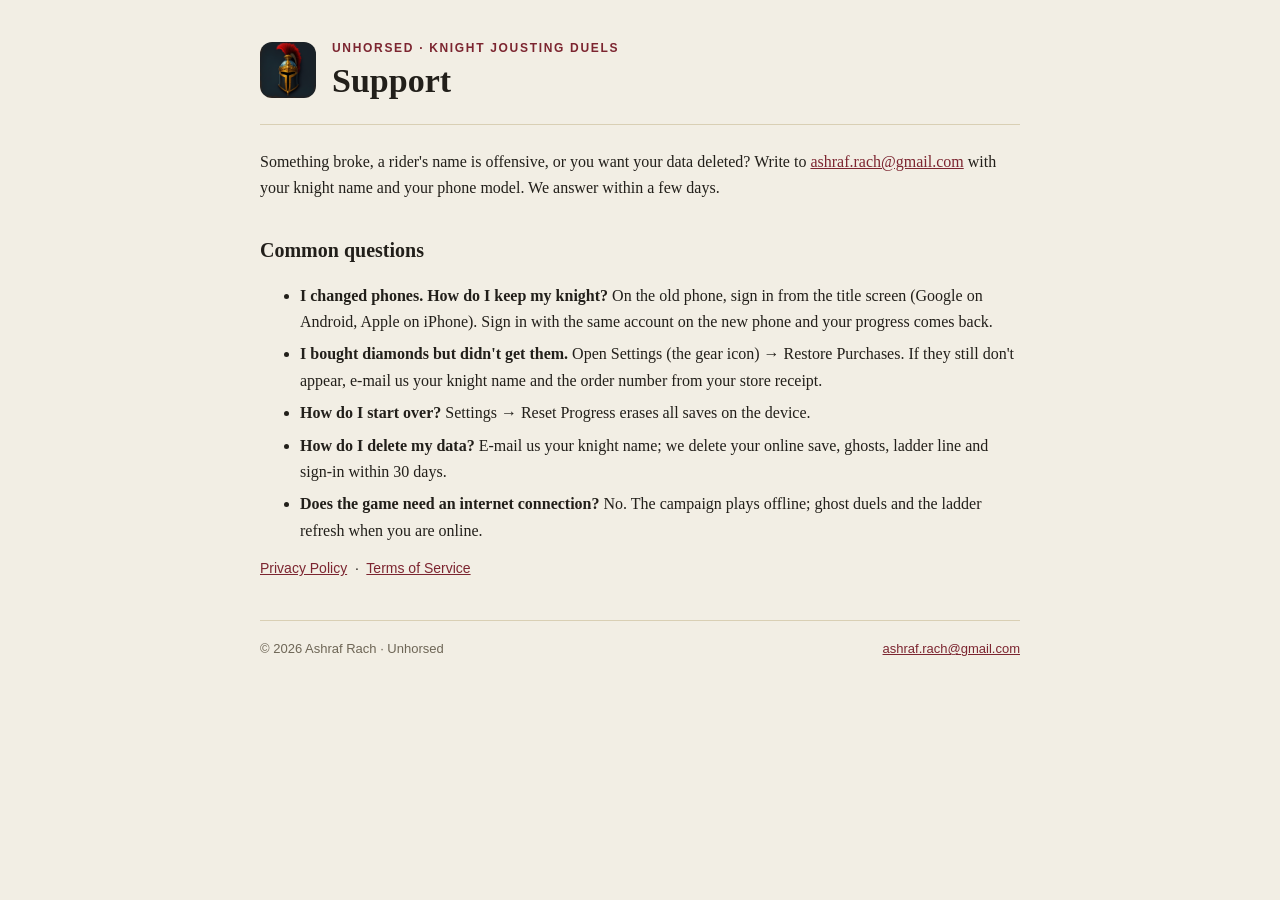
<file: index.html>
<!doctype html>
<html lang="en">
<head>
<meta charset="utf-8">
<meta name="viewport" content="width=device-width, initial-scale=1">
<title>Unhorsed — Support</title>
<link rel="stylesheet" href="style.css">
<link rel="icon" href="icon.png">
</head>
<body>
<div class="sheet">
  <header>
    <img src="icon.png" alt="">
    <div>
      <p class="eyebrow">Unhorsed · Knight Jousting Duels</p>
      <h1>Support</h1>
    </div>
  </header>

  <p>Something broke, a rider's name is offensive, or you want your data deleted? Write to <a href="mailto:ashraf.rach@gmail.com">ashraf.rach@gmail.com</a> with your knight name and your phone model. We answer within a few days.</p>

  <h2>Common questions</h2>
  <ul>
    <li><strong>I changed phones. How do I keep my knight?</strong> On the old phone, sign in from the title screen (Google on Android, Apple on iPhone). Sign in with the same account on the new phone and your progress comes back.</li>
    <li><strong>I bought diamonds but didn't get them.</strong> Open Settings (the gear icon) → Restore Purchases. If they still don't appear, e-mail us your knight name and the order number from your store receipt.</li>
    <li><strong>How do I start over?</strong> Settings → Reset Progress erases all saves on the device.</li>
    <li><strong>How do I delete my data?</strong> E-mail us your knight name; we delete your online save, ghosts, ladder line and sign-in within 30 days.</li>
    <li><strong>Does the game need an internet connection?</strong> No. The campaign plays offline; ghost duels and the ladder refresh when you are online.</li>
  </ul>

  <nav><a href="privacy.html">Privacy Policy</a> &nbsp;·&nbsp; <a href="terms.html">Terms of Service</a></nav>

  <footer>
    <span>© 2026 Ashraf Rach · Unhorsed</span>
    <span><a href="mailto:ashraf.rach@gmail.com">ashraf.rach@gmail.com</a></span>
  </footer>
</div>
</body>
</html>
</file>
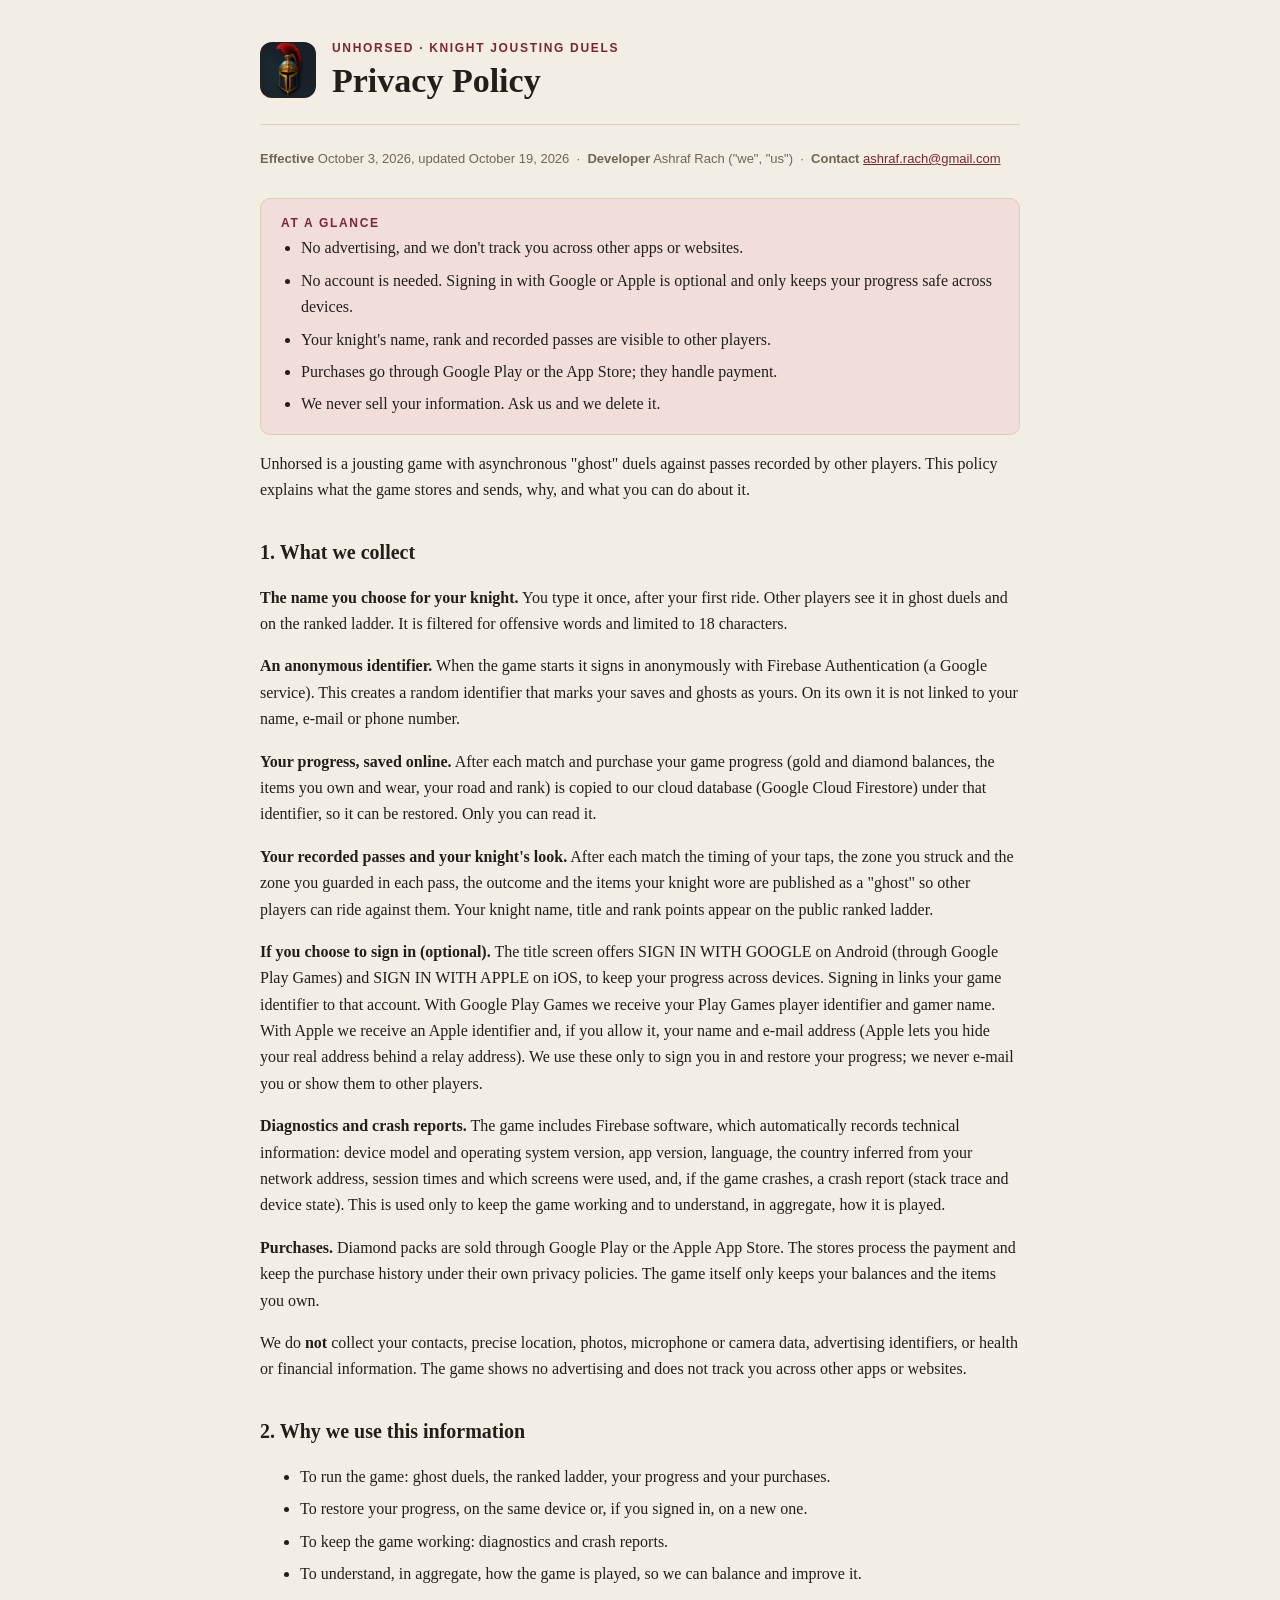
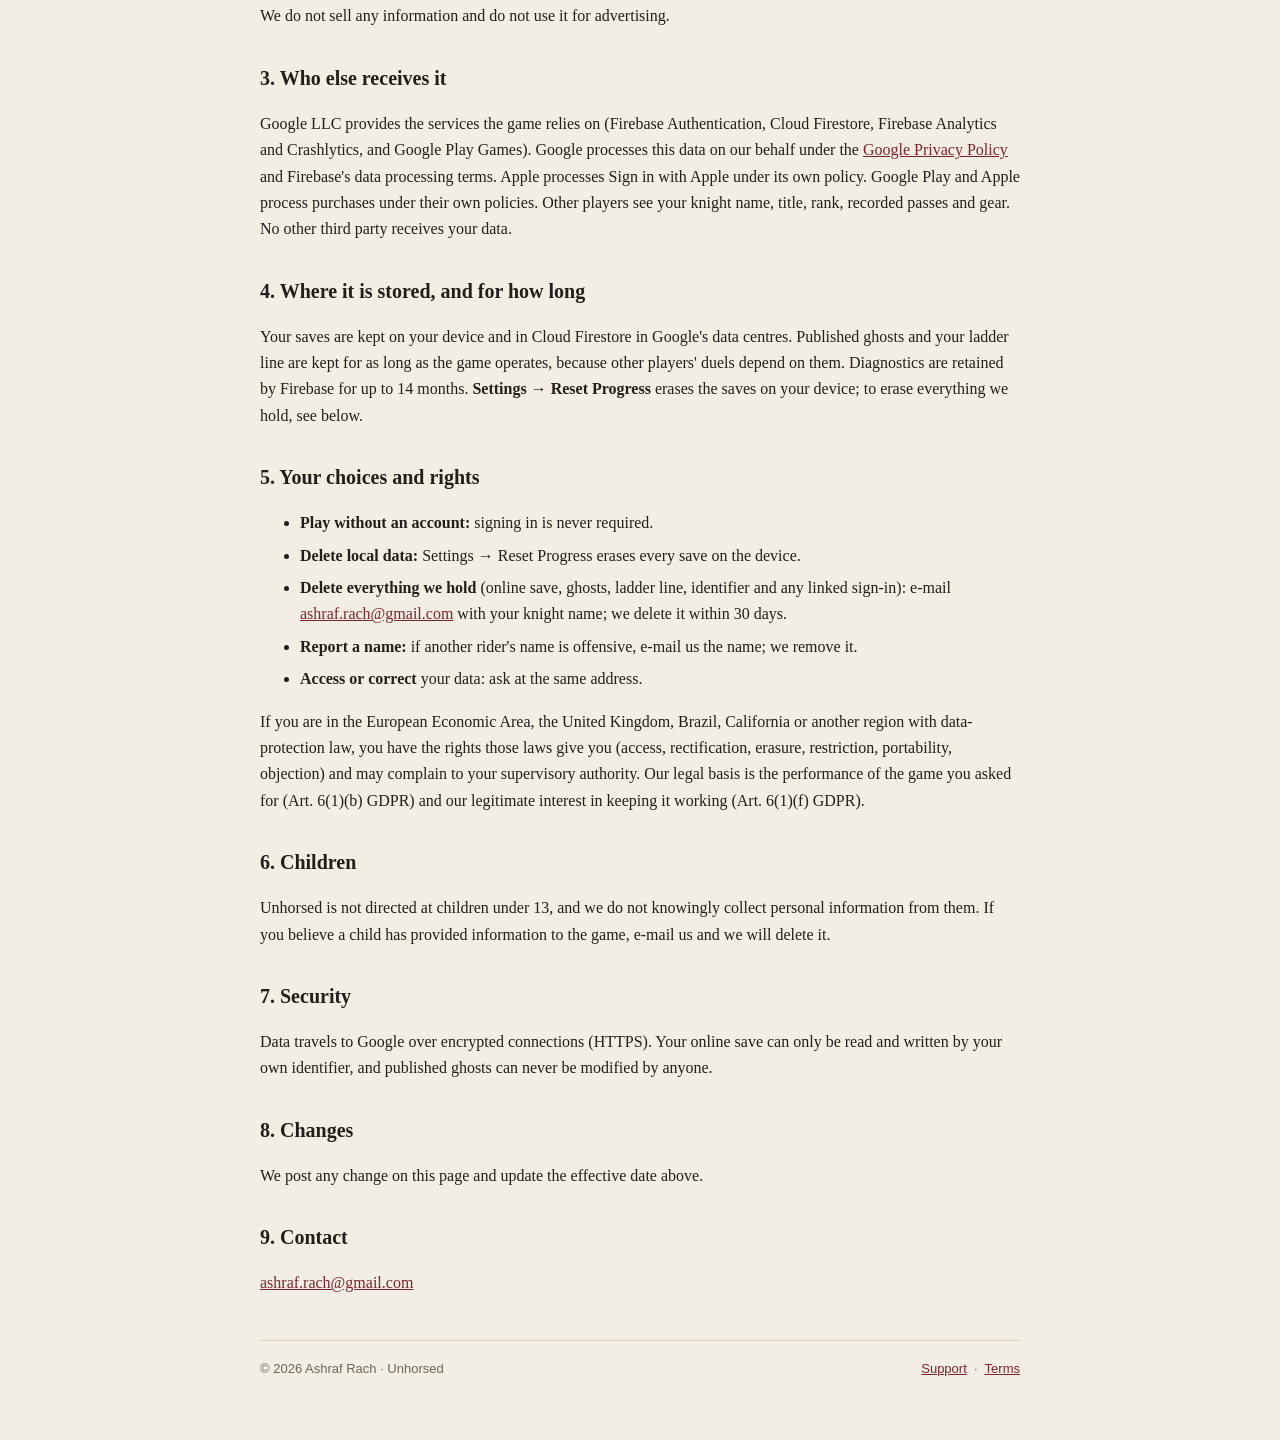
<file: privacy.html>
<!doctype html>
<html lang="en">
<head>
<meta charset="utf-8">
<meta name="viewport" content="width=device-width, initial-scale=1">
<title>Unhorsed — Privacy Policy</title>
<link rel="stylesheet" href="style.css">
<link rel="icon" href="icon.png">
</head>
<body>
<div class="sheet">
  <header>
    <img src="icon.png" alt="">
    <div>
      <p class="eyebrow">Unhorsed · Knight Jousting Duels</p>
      <h1>Privacy Policy</h1>
    </div>
  </header>

  <p class="meta"><strong>Effective</strong> October 3, 2026, updated October 19, 2026 &nbsp;·&nbsp; <strong>Developer</strong> Ashraf Rach ("we", "us") &nbsp;·&nbsp; <strong>Contact</strong> <a href="mailto:ashraf.rach@gmail.com">ashraf.rach@gmail.com</a></p>

  <div class="glance">
    <p class="eyebrow">At a glance</p>
    <ul>
      <li>No advertising, and we don't track you across other apps or websites.</li>
      <li>No account is needed. Signing in with Google or Apple is optional and only keeps your progress safe across devices.</li>
      <li>Your knight's name, rank and recorded passes are visible to other players.</li>
      <li>Purchases go through Google Play or the App Store; they handle payment.</li>
      <li>We never sell your information. Ask us and we delete it.</li>
    </ul>
  </div>

  <p>Unhorsed is a jousting game with asynchronous "ghost" duels against passes recorded by other players. This policy explains what the game stores and sends, why, and what you can do about it.</p>

  <h2 id="collect">1. What we collect</h2>
  <p><strong>The name you choose for your knight.</strong> You type it once, after your first ride. Other players see it in ghost duels and on the ranked ladder. It is filtered for offensive words and limited to 18 characters.</p>
  <p><strong>An anonymous identifier.</strong> When the game starts it signs in anonymously with Firebase Authentication (a Google service). This creates a random identifier that marks your saves and ghosts as yours. On its own it is not linked to your name, e-mail or phone number.</p>
  <p><strong>Your progress, saved online.</strong> After each match and purchase your game progress (gold and diamond balances, the items you own and wear, your road and rank) is copied to our cloud database (Google Cloud Firestore) under that identifier, so it can be restored. Only you can read it.</p>
  <p><strong>Your recorded passes and your knight's look.</strong> After each match the timing of your taps, the zone you struck and the zone you guarded in each pass, the outcome and the items your knight wore are published as a "ghost" so other players can ride against them. Your knight name, title and rank points appear on the public ranked ladder.</p>
  <p><strong>If you choose to sign in (optional).</strong> The title screen offers SIGN IN WITH GOOGLE on Android (through Google Play Games) and SIGN IN WITH APPLE on iOS, to keep your progress across devices. Signing in links your game identifier to that account. With Google Play Games we receive your Play Games player identifier and gamer name. With Apple we receive an Apple identifier and, if you allow it, your name and e-mail address (Apple lets you hide your real address behind a relay address). We use these only to sign you in and restore your progress; we never e-mail you or show them to other players.</p>
  <p><strong>Diagnostics and crash reports.</strong> The game includes Firebase software, which automatically records technical information: device model and operating system version, app version, language, the country inferred from your network address, session times and which screens were used, and, if the game crashes, a crash report (stack trace and device state). This is used only to keep the game working and to understand, in aggregate, how it is played.</p>
  <p><strong>Purchases.</strong> Diamond packs are sold through Google Play or the Apple App Store. The stores process the payment and keep the purchase history under their own privacy policies. The game itself only keeps your balances and the items you own.</p>
  <p>We do <strong>not</strong> collect your contacts, precise location, photos, microphone or camera data, advertising identifiers, or health or financial information. The game shows no advertising and does not track you across other apps or websites.</p>

  <h2 id="why">2. Why we use this information</h2>
  <ul>
    <li>To run the game: ghost duels, the ranked ladder, your progress and your purchases.</li>
    <li>To restore your progress, on the same device or, if you signed in, on a new one.</li>
    <li>To keep the game working: diagnostics and crash reports.</li>
    <li>To understand, in aggregate, how the game is played, so we can balance and improve it.</li>
  </ul>
  <p>We do not sell any information and do not use it for advertising.</p>

  <h2 id="who">3. Who else receives it</h2>
  <p>Google LLC provides the services the game relies on (Firebase Authentication, Cloud Firestore, Firebase Analytics and Crashlytics, and Google Play Games). Google processes this data on our behalf under the <a href="https://policies.google.com/privacy">Google Privacy Policy</a> and Firebase's data processing terms. Apple processes Sign in with Apple under its own policy. Google Play and Apple process purchases under their own policies. Other players see your knight name, title, rank, recorded passes and gear. No other third party receives your data.</p>

  <h2 id="where">4. Where it is stored, and for how long</h2>
  <p>Your saves are kept on your device and in Cloud Firestore in Google's data centres. Published ghosts and your ladder line are kept for as long as the game operates, because other players' duels depend on them. Diagnostics are retained by Firebase for up to 14 months. <strong>Settings → Reset Progress</strong> erases the saves on your device; to erase everything we hold, see below.</p>

  <h2 id="rights">5. Your choices and rights</h2>
  <ul>
    <li><strong>Play without an account:</strong> signing in is never required.</li>
    <li><strong>Delete local data:</strong> Settings → Reset Progress erases every save on the device.</li>
    <li><strong>Delete everything we hold</strong> (online save, ghosts, ladder line, identifier and any linked sign-in): e-mail <a href="mailto:ashraf.rach@gmail.com">ashraf.rach@gmail.com</a> with your knight name; we delete it within 30 days.</li>
    <li><strong>Report a name:</strong> if another rider's name is offensive, e-mail us the name; we remove it.</li>
    <li><strong>Access or correct</strong> your data: ask at the same address.</li>
  </ul>
  <p>If you are in the European Economic Area, the United Kingdom, Brazil, California or another region with data-protection law, you have the rights those laws give you (access, rectification, erasure, restriction, portability, objection) and may complain to your supervisory authority. Our legal basis is the performance of the game you asked for (Art. 6(1)(b) GDPR) and our legitimate interest in keeping it working (Art. 6(1)(f) GDPR).</p>

  <h2 id="children">6. Children</h2>
  <p>Unhorsed is not directed at children under 13, and we do not knowingly collect personal information from them. If you believe a child has provided information to the game, e-mail us and we will delete it.</p>

  <h2 id="security">7. Security</h2>
  <p>Data travels to Google over encrypted connections (HTTPS). Your online save can only be read and written by your own identifier, and published ghosts can never be modified by anyone.</p>

  <h2 id="changes">8. Changes</h2>
  <p>We post any change on this page and update the effective date above.</p>

  <h2 id="contact">9. Contact</h2>
  <p><a href="mailto:ashraf.rach@gmail.com">ashraf.rach@gmail.com</a></p>

  <footer>
    <span>© 2026 Ashraf Rach · Unhorsed</span>
    <span><a href="index.html">Support</a> &nbsp;·&nbsp; <a href="terms.html">Terms</a></span>
  </footer>
</div>
</body>
</html>
</file>
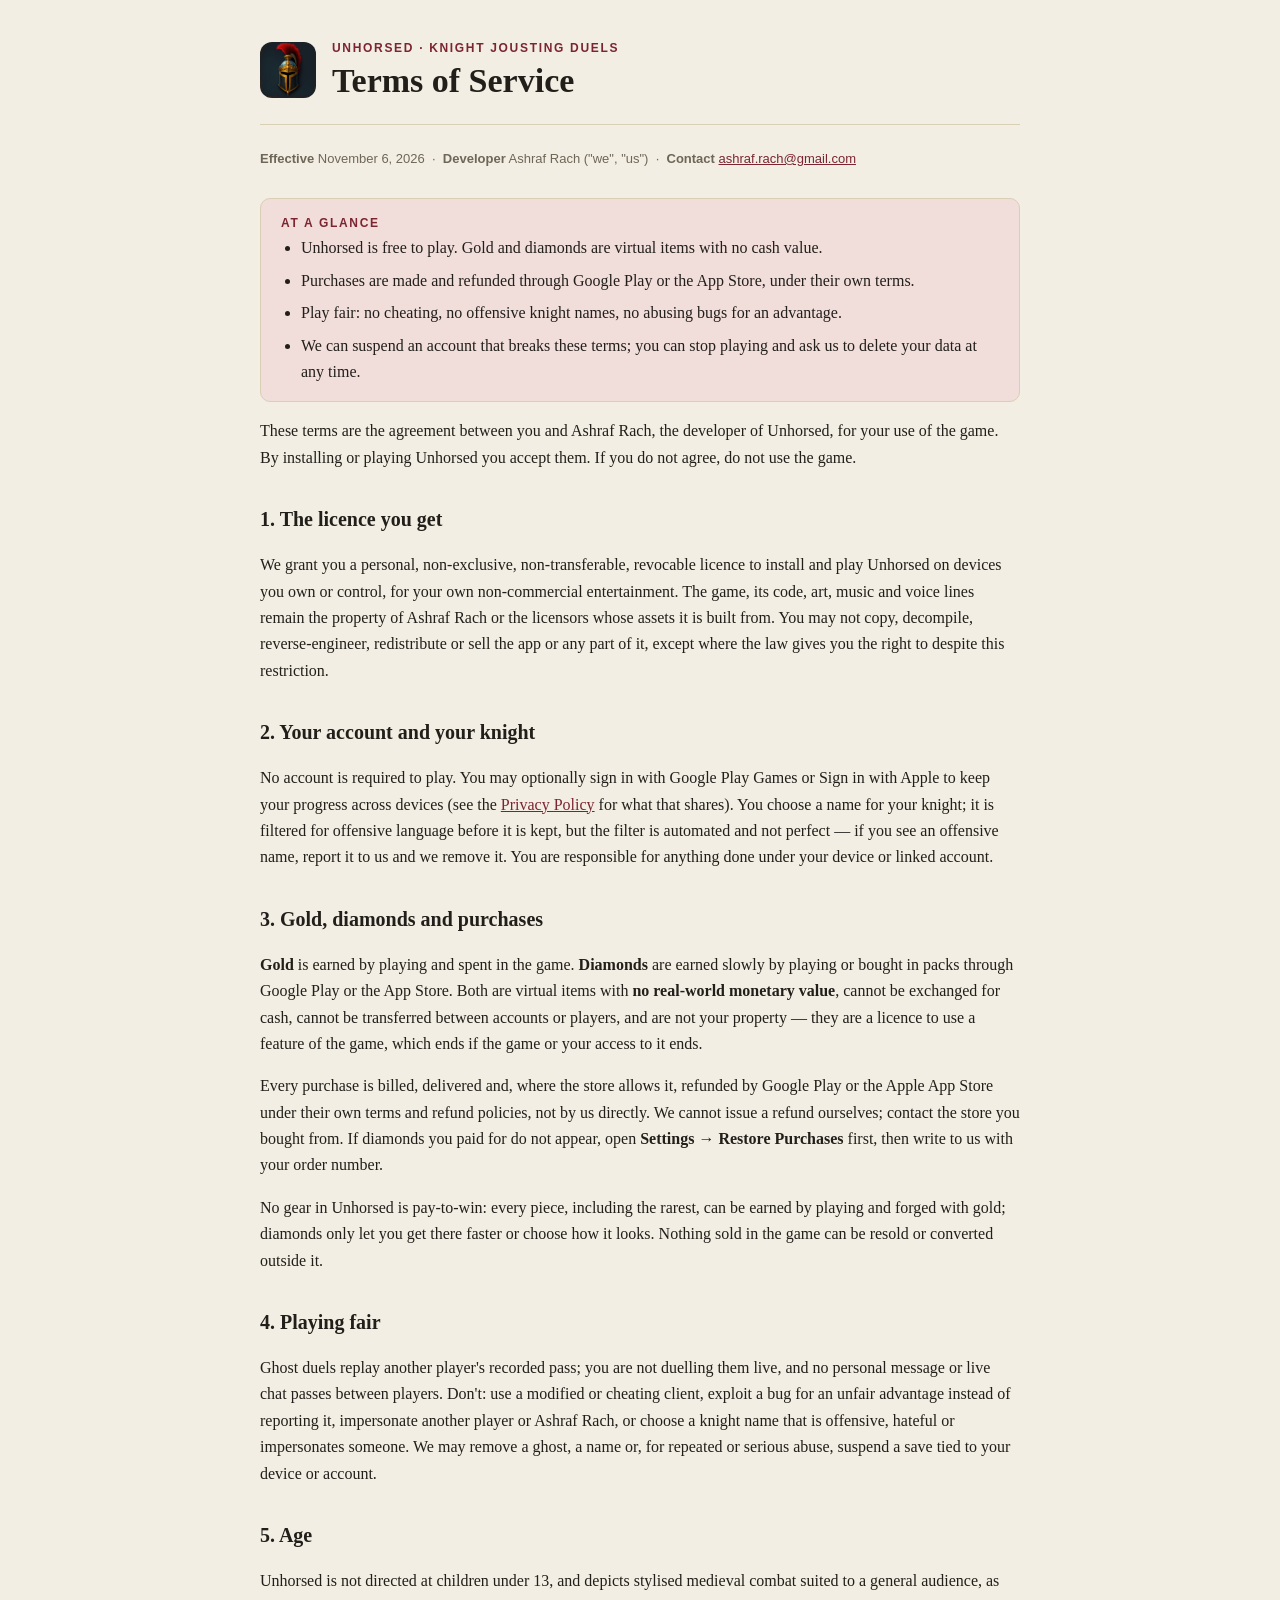
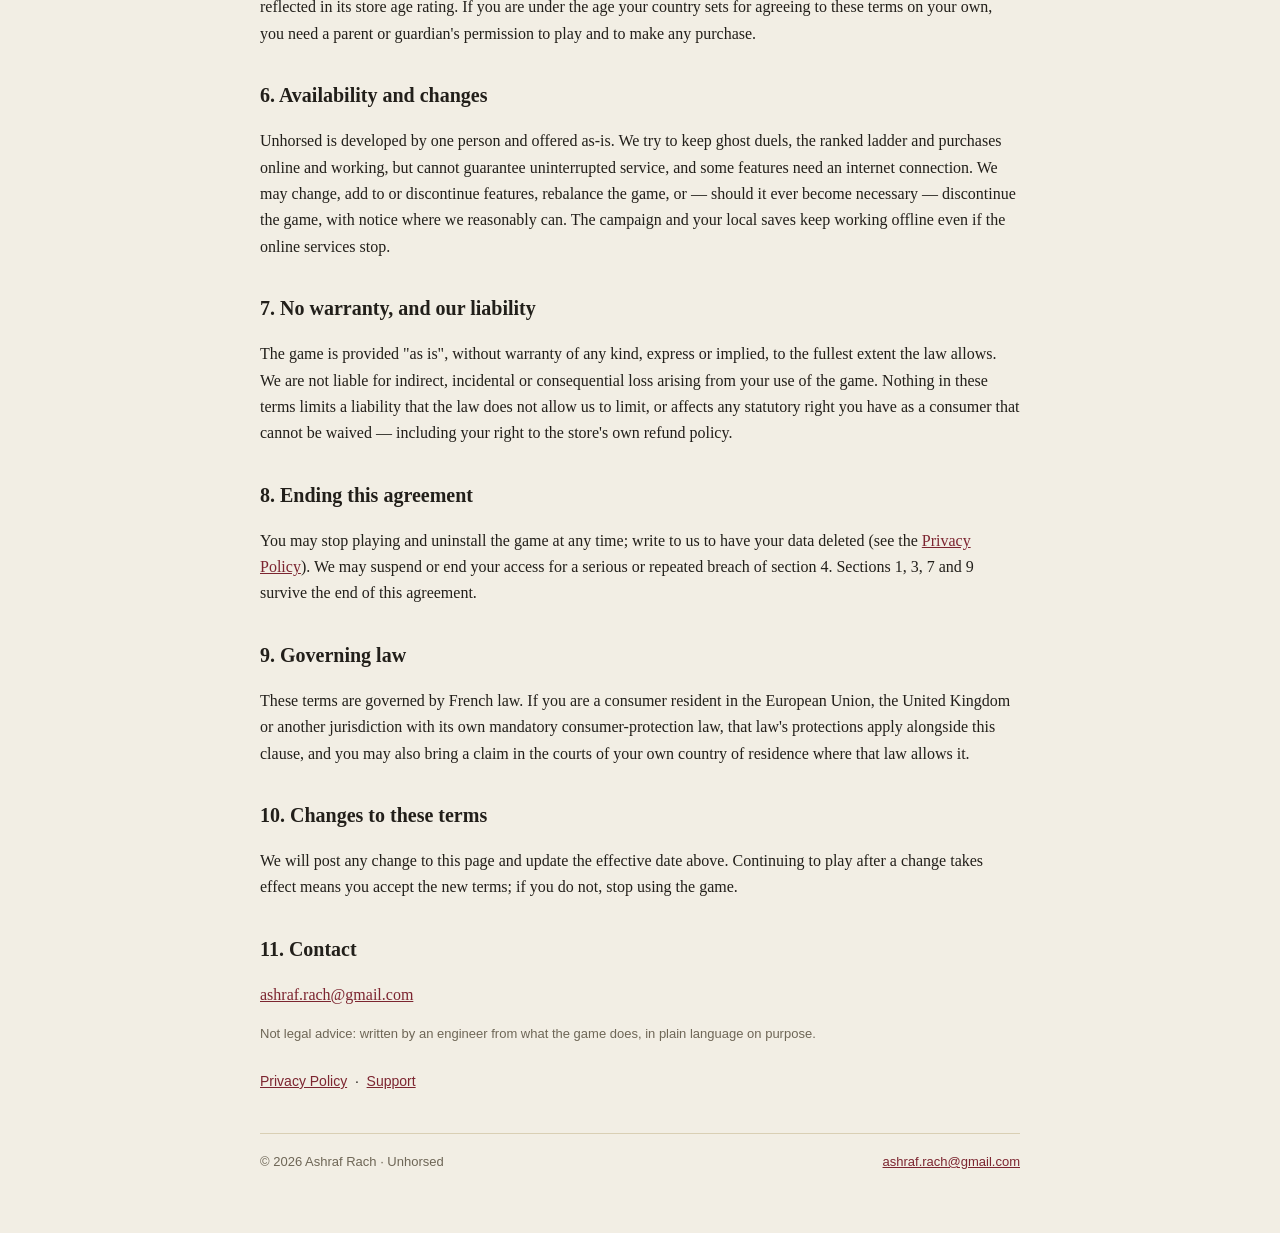
<file: terms.html>
<!doctype html>
<html lang="en">
<head>
<meta charset="utf-8">
<meta name="viewport" content="width=device-width, initial-scale=1">
<title>Unhorsed — Terms of Service</title>
<link rel="stylesheet" href="style.css">
<link rel="icon" href="icon.png">
</head>
<body>
<div class="sheet">
  <header>
    <img src="icon.png" alt="">
    <div>
      <p class="eyebrow">Unhorsed · Knight Jousting Duels</p>
      <h1>Terms of Service</h1>
    </div>
  </header>

  <p class="meta"><strong>Effective</strong> November 6, 2026 &nbsp;·&nbsp; <strong>Developer</strong> Ashraf Rach ("we", "us") &nbsp;·&nbsp; <strong>Contact</strong> <a href="mailto:ashraf.rach@gmail.com">ashraf.rach@gmail.com</a></p>

  <div class="glance">
    <p class="eyebrow">At a glance</p>
    <ul>
      <li>Unhorsed is free to play. Gold and diamonds are virtual items with no cash value.</li>
      <li>Purchases are made and refunded through Google Play or the App Store, under their own terms.</li>
      <li>Play fair: no cheating, no offensive knight names, no abusing bugs for an advantage.</li>
      <li>We can suspend an account that breaks these terms; you can stop playing and ask us to delete your data at any time.</li>
    </ul>
  </div>

  <p>These terms are the agreement between you and Ashraf Rach, the developer of Unhorsed, for your use of the game. By installing or playing Unhorsed you accept them. If you do not agree, do not use the game.</p>

  <h2 id="license">1. The licence you get</h2>
  <p>We grant you a personal, non-exclusive, non-transferable, revocable licence to install and play Unhorsed on devices you own or control, for your own non-commercial entertainment. The game, its code, art, music and voice lines remain the property of Ashraf Rach or the licensors whose assets it is built from. You may not copy, decompile, reverse-engineer, redistribute or sell the app or any part of it, except where the law gives you the right to despite this restriction.</p>

  <h2 id="account">2. Your account and your knight</h2>
  <p>No account is required to play. You may optionally sign in with Google Play Games or Sign in with Apple to keep your progress across devices (see the <a href="privacy.html">Privacy Policy</a> for what that shares). You choose a name for your knight; it is filtered for offensive language before it is kept, but the filter is automated and not perfect — if you see an offensive name, report it to us and we remove it. You are responsible for anything done under your device or linked account.</p>

  <h2 id="currency">3. Gold, diamonds and purchases</h2>
  <p><strong>Gold</strong> is earned by playing and spent in the game. <strong>Diamonds</strong> are earned slowly by playing or bought in packs through Google Play or the App Store. Both are virtual items with <strong>no real-world monetary value</strong>, cannot be exchanged for cash, cannot be transferred between accounts or players, and are not your property — they are a licence to use a feature of the game, which ends if the game or your access to it ends.</p>
  <p>Every purchase is billed, delivered and, where the store allows it, refunded by Google Play or the Apple App Store under their own terms and refund policies, not by us directly. We cannot issue a refund ourselves; contact the store you bought from. If diamonds you paid for do not appear, open <strong>Settings → Restore Purchases</strong> first, then write to us with your order number.</p>
  <p>No gear in Unhorsed is pay-to-win: every piece, including the rarest, can be earned by playing and forged with gold; diamonds only let you get there faster or choose how it looks. Nothing sold in the game can be resold or converted outside it.</p>

  <h2 id="conduct">4. Playing fair</h2>
  <p>Ghost duels replay another player's recorded pass; you are not duelling them live, and no personal message or live chat passes between players. Don't: use a modified or cheating client, exploit a bug for an unfair advantage instead of reporting it, impersonate another player or Ashraf Rach, or choose a knight name that is offensive, hateful or impersonates someone. We may remove a ghost, a name or, for repeated or serious abuse, suspend a save tied to your device or account.</p>

  <h2 id="age">5. Age</h2>
  <p>Unhorsed is not directed at children under 13, and depicts stylised medieval combat suited to a general audience, as reflected in its store age rating. If you are under the age your country sets for agreeing to these terms on your own, you need a parent or guardian's permission to play and to make any purchase.</p>

  <h2 id="availability">6. Availability and changes</h2>
  <p>Unhorsed is developed by one person and offered as-is. We try to keep ghost duels, the ranked ladder and purchases online and working, but cannot guarantee uninterrupted service, and some features need an internet connection. We may change, add to or discontinue features, rebalance the game, or — should it ever become necessary — discontinue the game, with notice where we reasonably can. The campaign and your local saves keep working offline even if the online services stop.</p>

  <h2 id="disclaimer">7. No warranty, and our liability</h2>
  <p>The game is provided "as is", without warranty of any kind, express or implied, to the fullest extent the law allows. We are not liable for indirect, incidental or consequential loss arising from your use of the game. Nothing in these terms limits a liability that the law does not allow us to limit, or affects any statutory right you have as a consumer that cannot be waived — including your right to the store's own refund policy.</p>

  <h2 id="termination">8. Ending this agreement</h2>
  <p>You may stop playing and uninstall the game at any time; write to us to have your data deleted (see the <a href="privacy.html">Privacy Policy</a>). We may suspend or end your access for a serious or repeated breach of section 4. Sections 1, 3, 7 and 9 survive the end of this agreement.</p>

  <h2 id="law">9. Governing law</h2>
  <p>These terms are governed by French law. If you are a consumer resident in the European Union, the United Kingdom or another jurisdiction with its own mandatory consumer-protection law, that law's protections apply alongside this clause, and you may also bring a claim in the courts of your own country of residence where that law allows it.</p>

  <h2 id="changes">10. Changes to these terms</h2>
  <p>We will post any change to this page and update the effective date above. Continuing to play after a change takes effect means you accept the new terms; if you do not, stop using the game.</p>

  <h2 id="contact">11. Contact</h2>
  <p><a href="mailto:ashraf.rach@gmail.com">ashraf.rach@gmail.com</a></p>

  <p class="meta">Not legal advice: written by an engineer from what the game does, in plain language on purpose.</p>

  <nav><a href="privacy.html">Privacy Policy</a> &nbsp;·&nbsp; <a href="index.html">Support</a></nav>

  <footer>
    <span>© 2026 Ashraf Rach · Unhorsed</span>
    <span><a href="mailto:ashraf.rach@gmail.com">ashraf.rach@gmail.com</a></span>
  </footer>
</div>
</body>
</html>
</file>
<file: style.css>
:root {
  --bg: #F2EEE4; --surface: #FFFFFF; --ink: #221F1A; --ink-dim: #6E6656;
  --line: #D9CFB4; --accent: #7C2530; --soft: #F1DEDB;
  color-scheme: light dark;
}
@media (prefers-color-scheme: dark) {
  :root { --bg: #15120D; --surface: #1E1810; --ink: #EEE6D6; --ink-dim: #A89C82;
          --line: #3A3122; --accent: #E39089; --soft: #3B2320; }
}
* { box-sizing: border-box; }
body { margin: 0; background: var(--bg); color: var(--ink);
  font: 16px/1.65 Georgia, "Times New Roman", serif; padding: 40px 20px 64px; }
.sheet { max-width: 760px; margin: 0 auto; }
header { display: flex; gap: 16px; align-items: center; padding-bottom: 24px;
  border-bottom: 1px solid var(--line); margin-bottom: 24px; }
header img { width: 56px; height: 56px; border-radius: 12px; }
.eyebrow { font: 600 12px/1.4 -apple-system, "Segoe UI", sans-serif; letter-spacing: .14em;
  text-transform: uppercase; color: var(--accent); margin: 0 0 4px; }
h1 { font-size: clamp(26px, 5vw, 34px); line-height: 1.15; margin: 0; }
h2 { font-size: 20px; margin: 32px 0 8px; }
.meta { font: 13px/1.6 -apple-system, "Segoe UI", sans-serif; color: var(--ink-dim); margin-bottom: 28px; }
.glance { background: var(--soft); border: 1px solid var(--line); border-radius: 10px; padding: 16px 20px; }
.glance ul { margin: 0; padding-left: 20px; }
a { color: var(--accent); }
li + li { margin-top: 6px; }
nav { font: 14px -apple-system, "Segoe UI", sans-serif; margin-top: 8px; }
footer { margin-top: 44px; padding-top: 20px; border-top: 1px solid var(--line);
  font: 13px -apple-system, "Segoe UI", sans-serif; color: var(--ink-dim);
  display: flex; flex-wrap: wrap; gap: 8px 24px; justify-content: space-between; }
</file>
